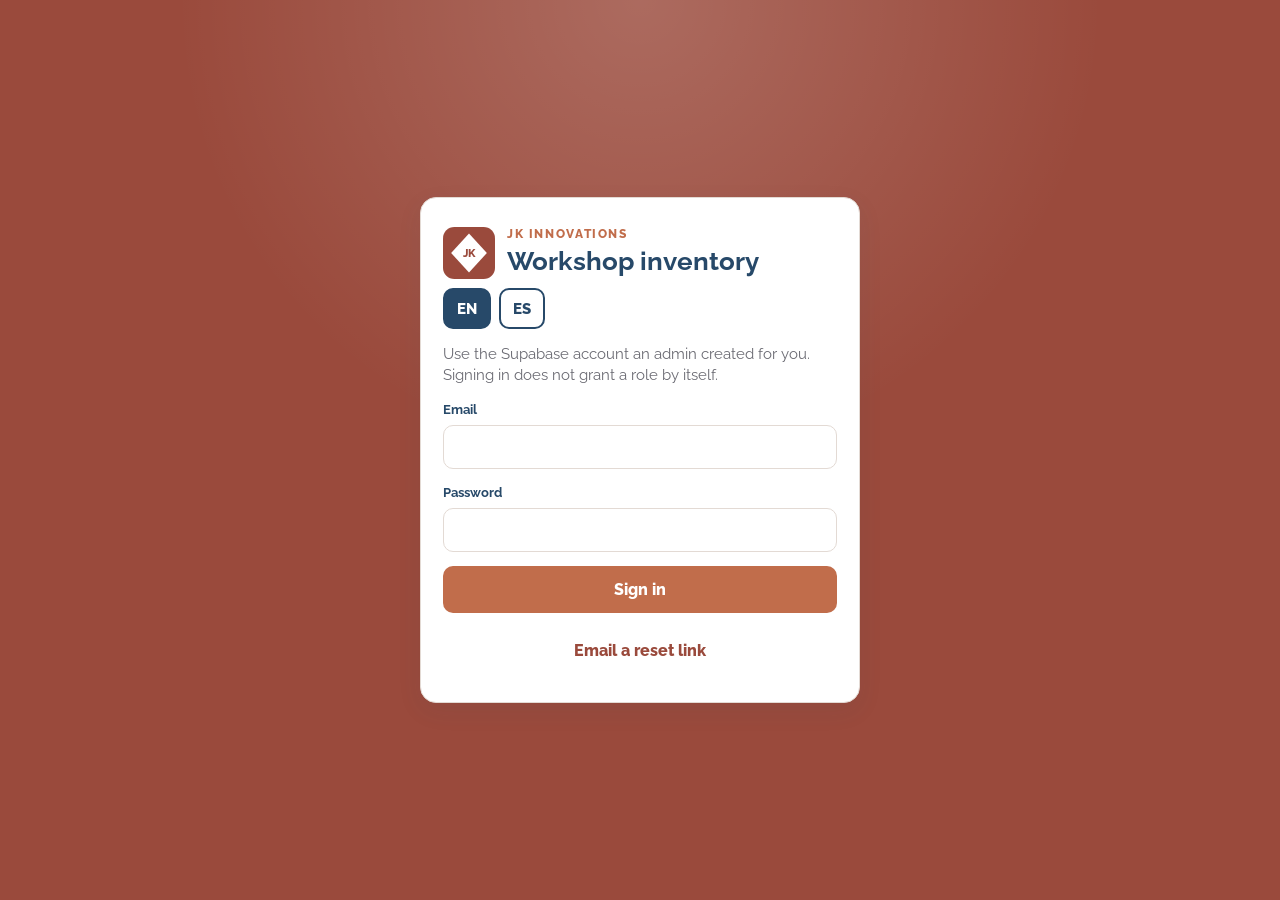
<file: jkin-inventario/index.html>
<!doctype html>
<html lang="en">
<head>
<meta charset="utf-8">
<meta name="viewport" content="width=device-width, initial-scale=1">
<meta name="robots" content="noindex">
<title>JK Innovations · Workshop inventory</title>
<link rel="icon" href="data:image/svg+xml,%3Csvg xmlns='http://www.w3.org/2000/svg' viewBox='0 0 64 64'%3E%3Crect width='64' height='64' rx='14' fill='%239A4A3C'/%3E%3Cpath d='M32 8 L54 32 L32 56 L10 32 Z' fill='%23fff'/%3E%3C/svg%3E">
<link rel="preconnect" href="https://fonts.googleapis.com">
<link rel="preconnect" href="https://fonts.gstatic.com" crossorigin>
<link href="https://fonts.googleapis.com/css2?family=Raleway:wght@500;700;800&display=swap" rel="stylesheet">
<link rel="stylesheet" href="css/app.css?v=fase1">
</head>
<body>
<div id="app"></div>
<noscript><p>This workshop inventory needs JavaScript.</p></noscript>
<script src="js/vendor/supabase.js?v=fase1"></script>
<script src="js/config.js?v=fase1"></script>
<script type="module" src="js/app.js?v=fase1"></script>
</body>
</html>
</file>
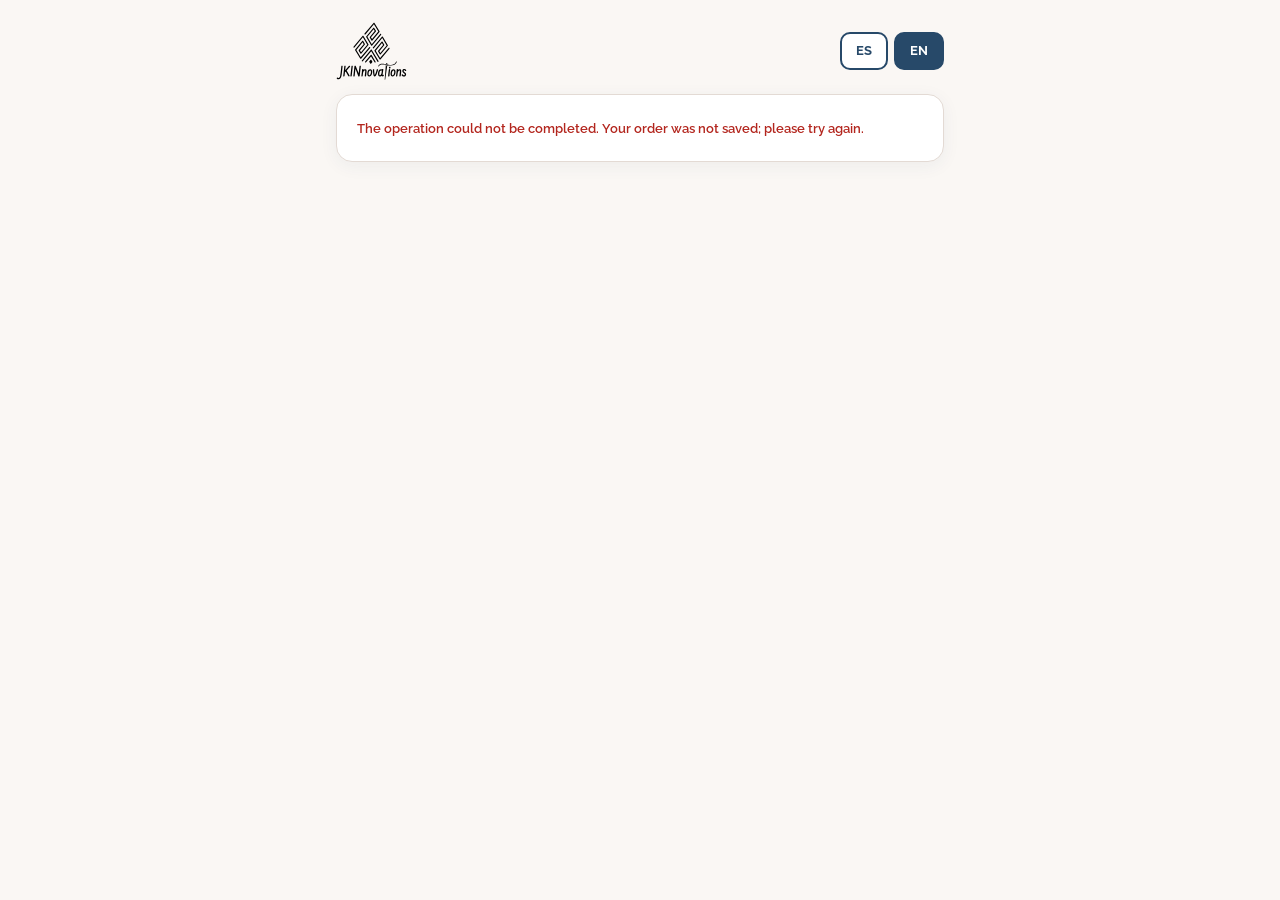
<file: jkin-web/index.html>
<!doctype html>
<html lang="es">
<head>
<meta charset="utf-8">
<meta name="viewport" content="width=device-width,initial-scale=1">
<title>Preórdenes escolares · JKINnovations</title>
<link rel="stylesheet" href="css/tokens.css">
<link rel="stylesheet" href="css/app.css">
</head>
<body>
<div id="app"></div>
<script src="js/vendor/supabase.js?v=preorders1"></script>
<script src="js/config.js?v=preorders1"></script>
<script src="js/i18n.js?v=preorders1"></script>
<script src="js/core.js?v=preorders1"></script>
<script src="js/public.js?v=review20261019"></script>
</body>
</html>
</file>
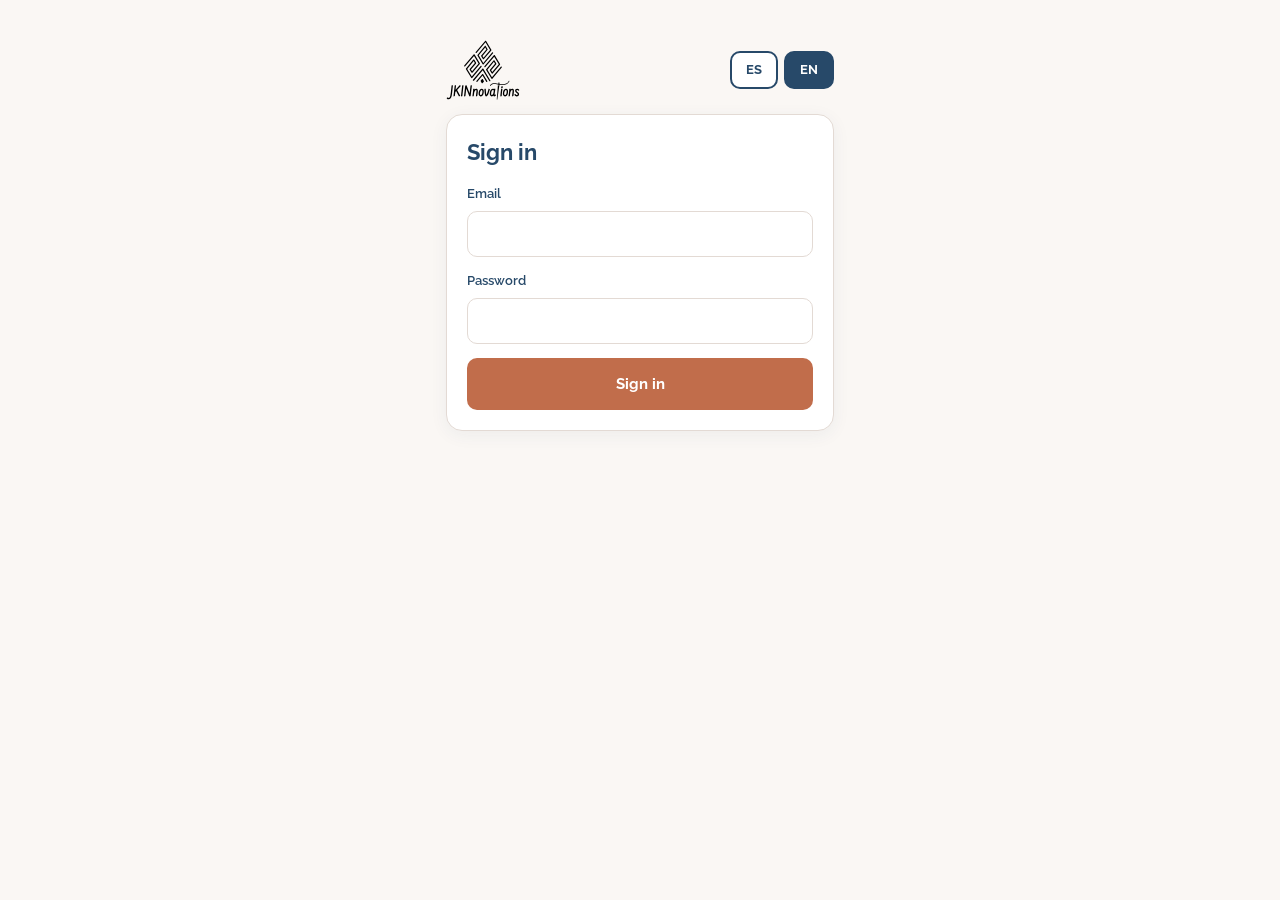
<file: jkin-web/admin.html>
<!doctype html>
<html lang="es">
<head>
<meta charset="utf-8">
<meta name="viewport" content="width=device-width,initial-scale=1">
<meta name="robots" content="noindex,nofollow">
<title>Panel · Preórdenes escolares · JKINnovations</title>
<link rel="stylesheet" href="css/tokens.css">
<link rel="stylesheet" href="css/app.css?v=print20261015">
</head>
<body>
<div id="app"></div>
<script src="js/vendor/supabase.js?v=preorders1"></script>
<script src="js/config.js?v=preorders1"></script>
<script src="js/i18n.js?v=preorders1"></script>
<script src="js/core.js?v=preorders1"></script>
<script src="js/admin.js?v=archive20261019"></script>
</body>
</html>
</file>
<file: jkin-inventario/css/app.css>
:root {
  --terracotta: #9A4A3C;
  --deep-blue: #274969;
  --light-terracotta: #C16D4B;
  --white: #fff;
  --ink: #1E1E22;
  --muted: #6B6B73;
  --tint: #F4E6E1;
  --blue-tint: #E4EBF2;
  --paper: #FAF7F4;
  --line: #E3DAD4;
  --ok: #2E6B4A;
  --ok-bg: #E5F2EB;
  --low: #8A5A00;
  --low-bg: #FFF3D6;
  --out: #9A4A3C;
  --out-bg: #F8E8E4;
  --shadow: 0 8px 24px rgba(39, 73, 105, .08);
  --radius: 16px;
  --font: "Raleway", system-ui, sans-serif;
}

* { box-sizing: border-box; }
html, body { margin: 0; min-height: 100%; }
body {
  font-family: var(--font);
  color: var(--ink);
  background: var(--paper);
  font-size: 16px;
  line-height: 1.45;
}
button, input, select, textarea { font: inherit; }
button { cursor: pointer; }
:focus-visible { outline: 3px solid var(--light-terracotta); outline-offset: 2px; }
h1, h2, h3, p { margin: 0; }
h1 { font-size: 1.35rem; color: var(--deep-blue); }
h2 { font-size: 1.15rem; color: var(--deep-blue); }
h3 { font-size: 1rem; }

.login-wrap {
  min-height: 100vh;
  display: grid;
  place-items: center;
  padding: 24px 16px;
  background:
    radial-gradient(circle at top, rgba(255,255,255,.18), transparent 42%),
    var(--terracotta);
}
.login-card, .panel, .modal {
  background: var(--white);
  border: 1px solid var(--line);
  border-radius: var(--radius);
  box-shadow: var(--shadow);
}
.login-card { width: min(440px, 100%); padding: 28px 22px; display: grid; gap: 14px; }
.brand { display: flex; gap: 12px; align-items: center; }
.logo { width: 52px; height: 52px; flex: none; }
.eyebrow {
  font-size: .72rem;
  letter-spacing: .14em;
  text-transform: uppercase;
  font-weight: 800;
  color: var(--light-terracotta);
}
.muted { color: var(--muted); font-size: .92rem; }
.stack { display: grid; gap: 12px; }
.row { display: flex; gap: 8px; flex-wrap: wrap; align-items: center; }
.between { display: flex; justify-content: space-between; gap: 8px; align-items: center; flex-wrap: wrap; }

label.field { display: grid; gap: 6px; font-size: .82rem; font-weight: 700; color: var(--deep-blue); }
input, select, textarea {
  width: 100%;
  min-height: 44px;
  padding: 10px 12px;
  border: 1px solid var(--line);
  border-radius: 10px;
  background: #fff;
  color: var(--ink);
}
textarea { min-height: 88px; resize: vertical; }
input[type="checkbox"], input[type="color"] { width: 22px; min-height: 22px; padding: 0; accent-color: var(--terracotta); }
.check { display: flex; gap: 8px; align-items: center; font-weight: 700; min-height: 44px; }

.btn, .lang {
  min-height: 44px;
  border-radius: 10px;
  border: 2px solid transparent;
  padding: 10px 16px;
  font-weight: 800;
  background: var(--light-terracotta);
  color: white;
}
.btn:hover, .btn:focus-visible { background: var(--terracotta); }
.btn.sec { background: transparent; color: var(--deep-blue); border-color: var(--deep-blue); }
.btn.sec:hover { background: var(--deep-blue); color: white; }
.btn.ghost { background: transparent; color: var(--terracotta); }
.btn.ghost:hover { background: var(--tint); }
.btn.sm, .lang { min-height: 40px; padding: 8px 12px; font-size: .92rem; }
.btn[disabled] { opacity: .5; cursor: not-allowed; }
.lang { background: white; color: var(--deep-blue); border-color: var(--deep-blue); }
.lang.on { background: var(--deep-blue); color: white; }

.top {
  display: flex;
  justify-content: space-between;
  gap: 12px;
  align-items: center;
  padding: 14px 16px;
  background: white;
  border-bottom: 1px solid var(--line);
  position: sticky;
  top: 0;
  z-index: 20;
}
.tabs {
  display: flex;
  gap: 8px;
  overflow-x: auto;
  padding: 10px 16px;
  background: var(--deep-blue);
  position: sticky;
  top: 78px;
  z-index: 19;
}
.tabs button {
  flex: none;
  min-height: 44px;
  border: 0;
  border-radius: 999px;
  padding: 8px 14px;
  background: transparent;
  color: white;
  font-weight: 800;
}
.tabs button.on { background: white; color: var(--deep-blue); }
.school-stripe { height: 8px; background: linear-gradient(90deg, var(--stripe-a, var(--terracotta)), var(--stripe-b, var(--deep-blue))); }
main { padding: 16px; display: grid; gap: 14px; max-width: 1100px; margin: 0 auto; }
.panel { padding: 16px; display: grid; gap: 12px; }
.stats { display: grid; grid-template-columns: repeat(2, minmax(0, 1fr)); gap: 10px; }
.stat {
  background: white;
  border: 1px solid var(--line);
  border-radius: 14px;
  padding: 12px;
  display: grid;
  gap: 4px;
}
.stat b { font-size: 1.6rem; line-height: 1; }
.stat.ok b { color: var(--ok); }
.stat.low b { color: var(--low); }
.stat.out b { color: var(--out); }
.stat.in b { color: var(--deep-blue); }

.banner {
  padding: 12px 14px;
  border-radius: 12px;
  font-weight: 700;
}
.banner.good { background: var(--ok-bg); color: var(--ok); }
.banner.bad { background: var(--out-bg); color: var(--out); }
.banner.info { background: var(--blue-tint); color: var(--deep-blue); }

.pill, .badge {
  display: inline-flex;
  align-items: center;
  gap: 6px;
  min-height: 28px;
  padding: 2px 10px;
  border-radius: 999px;
  font-size: .78rem;
  font-weight: 800;
  letter-spacing: .04em;
  text-transform: uppercase;
}
.badge { background: var(--tint); color: var(--terracotta); }
.pill.ok { background: var(--ok-bg); color: var(--ok); }
.pill.low { background: var(--low-bg); color: var(--low); }
.pill.out { background: var(--out-bg); color: var(--out); }

.cards { display: grid; gap: 10px; }
.card {
  border: 1px solid var(--line);
  border-radius: 14px;
  padding: 12px;
  background: #fff;
  display: grid;
  gap: 8px;
}
.card header { display: flex; justify-content: space-between; gap: 8px; align-items: flex-start; }
.sku { font-variant-numeric: tabular-nums; font-weight: 800; color: var(--deep-blue); }
.grid-2 { display: grid; gap: 10px; }
.scroll { overflow-x: auto; }
table { width: 100%; border-collapse: collapse; font-size: .92rem; }
th, td { text-align: left; padding: 8px; border-bottom: 1px solid var(--line); vertical-align: top; }
th { font-size: .72rem; letter-spacing: .06em; text-transform: uppercase; color: var(--muted); }
.num { text-align: right; font-variant-numeric: tabular-nums; white-space: nowrap; }

.modal-back {
  position: fixed;
  inset: 0;
  background: rgba(30, 30, 34, .45);
  display: grid;
  place-items: end center;
  z-index: 40;
  padding: 12px;
}
.modal { width: min(560px, 100%); padding: 16px; display: grid; gap: 12px; max-height: min(92vh, 760px); overflow: auto; }
.chips { display: flex; gap: 8px; flex-wrap: wrap; }
.chip {
  min-height: 44px;
  border-radius: 999px;
  border: 1px solid var(--line);
  background: white;
  padding: 8px 12px;
  font-weight: 700;
  color: var(--deep-blue);
}
.chip.on { border: 2px solid var(--terracotta); background: var(--tint); }
.quick { position: sticky; top: 132px; z-index: 15; }
.modes { display: flex; gap: 8px; flex-wrap: wrap; }
.id-box {
  font-family: ui-monospace, monospace;
  font-size: .82rem;
  background: var(--paper);
  border-radius: 10px;
  padding: 10px;
  word-break: break-all;
}
.line { border: 1px dashed var(--line); border-radius: 12px; padding: 10px; display: grid; gap: 8px; }
.totals { display: grid; gap: 4px; justify-items: end; }
.totals div { display: flex; gap: 16px; }
.warn-line { color: var(--low); font-weight: 700; font-size: .88rem; }

@media (min-width: 800px) {
  .stats { grid-template-columns: repeat(4, minmax(0, 1fr)); }
  .grid-2 { grid-template-columns: 1fr 1fr; }
  .modal-back { place-items: center; }
  h1 { font-size: 1.6rem; }
  main { padding: 22px; }
}

@media (max-width: 720px) {
  .tabs { top: 72px; }
  .quick { top: 124px; }
}
</file>
<file: jkin-web/css/tokens.css>
/* Tokens del Sistema de Diseño JKINnovations (copiados; no dependen del entorno de diseño) */
@import url('https://fonts.googleapis.com/css2?family=Raleway:ital,wght@0,400;0,500;0,600;0,700;0,800;1,400&display=swap');
:root{
--terracotta:#9A4A3C;--deep-blue:#274969;--light-terracotta:#C16D4B;--white:#FFFFFF;--textile-black:#1E1E22;--textile-gray:#6B6B73;
--terracotta-tint:#F4E6E1;--blue-tint:#E4EBF2;--paper:#FAF7F4;--line:#E3DAD4;
--font-sans:'Raleway',system-ui,sans-serif;
--radius-md:10px;--radius-lg:16px;--radius-pill:999px;
--shadow-sm:0 1px 3px rgba(39,73,105,.10);--shadow-md:0 6px 20px rgba(39,73,105,.12);
--ease:cubic-bezier(.2,.7,.2,1);--dur:180ms;
}
</file>
<file: jkin-web/css/app.css>
*{box-sizing:border-box}
body{margin:0;font-family:var(--font-sans);font-size:16px;line-height:1.6;color:var(--deep-blue);background:var(--paper)}
h1,h2,h3{font-weight:700;color:var(--deep-blue);margin:0}h1{font-size:28px}h2{font-size:22px}h3{font-size:16px}
a{color:var(--terracotta);text-decoration:none}a:hover{color:var(--light-terracotta)}
input,select,textarea{font:inherit;font-size:15px;padding:10px 12px;border:1px solid var(--line);border-radius:10px;background:#fff;color:var(--deep-blue);width:100%;min-height:44px}
input[type=checkbox]{width:22px;height:22px;min-height:0;accent-color:#9A4A3C;flex:none}
input:disabled,select:disabled,option:disabled{background:var(--paper);color:var(--textile-gray)}
input:focus,select:focus,button:focus-visible{outline:2px solid var(--light-terracotta);outline-offset:1px}
label{display:flex;flex-direction:column;gap:6px;font-size:13px;font-weight:600;color:var(--deep-blue)}
table{border-collapse:collapse;width:100%;font-size:14px}
th{text-align:left;font-size:11px;letter-spacing:.08em;text-transform:uppercase;color:var(--textile-gray);padding:8px;border-bottom:2px solid var(--line);white-space:nowrap}
td{padding:8px;border-bottom:1px solid var(--line);vertical-align:top}
tr{break-inside:avoid;page-break-inside:avoid}thead{display:table-header-group}
td input,td select{min-height:38px;padding:6px 8px}td input.sm{width:76px}
.card{background:#fff;border:1px solid var(--line);border-radius:16px;padding:20px;box-shadow:0 4px 18px rgba(39,73,105,.06)}
.grid{display:grid;grid-template-columns:repeat(auto-fit,minmax(190px,1fr));gap:14px}
.cards{display:grid;grid-template-columns:repeat(auto-fill,minmax(200px,1fr));gap:14px}
.row{display:flex;gap:10px;flex-wrap:wrap;align-items:center}.between{justify-content:space-between}
.col{display:flex;flex-direction:column;gap:14px}
.muted{color:var(--textile-gray);font-size:13px}.err{color:#B3261E;font-size:13px;font-weight:600}.warn{color:#8A5A00;font-size:13px;font-weight:600}.ok{color:#2E6B4A;font-weight:700}
.eyebrow{font-size:12px;letter-spacing:.16em;text-transform:uppercase;font-weight:700;color:var(--light-terracotta)}
.scroll{overflow-x:auto}.num{text-align:right;font-variant-numeric:tabular-nums}
.btn{font:inherit;font-weight:700;font-size:15px;padding:12px 24px;border-radius:10px;border:2px solid transparent;cursor:pointer;min-height:44px;background:var(--light-terracotta);color:#fff;transition:all var(--dur) var(--ease)}
.btn:hover{background:var(--terracotta)}.btn[disabled]{opacity:.45;cursor:not-allowed}
.btn.sec{background:transparent;color:var(--deep-blue);border-color:var(--deep-blue)}.btn.sec:hover{background:var(--deep-blue);color:#fff}
.btn.ghost{background:transparent;color:var(--terracotta)}.btn.ghost:hover{background:var(--terracotta-tint)}
.btn.sm{font-size:13px;padding:8px 16px;min-height:36px}
.lk{background:none;border:0;color:var(--terracotta);font:inherit;font-weight:700;cursor:pointer;padding:6px 4px;min-height:36px}
.lang{font:inherit;font-weight:700;font-size:13px;padding:6px 14px;border-radius:10px;border:2px solid var(--deep-blue);cursor:pointer;min-height:38px;background:#fff;color:var(--deep-blue)}
.lang.on{background:var(--deep-blue);color:#fff}
.badge{display:inline-block;font-weight:700;font-size:11px;letter-spacing:.12em;text-transform:uppercase;padding:4px 10px;border-radius:999px;background:var(--terracotta-tint);color:var(--terracotta)}
.badge.blue{background:var(--deep-blue);color:#fff}.badge.light{background:var(--light-terracotta);color:#fff}.badge.red{background:var(--terracotta);color:#fff}
.thumb{width:52px;height:52px;object-fit:contain;background:#fff;border:1px solid var(--line);border-radius:8px;flex:none}
.pcard{border:1px solid var(--line);border-radius:16px;background:#fff;overflow:hidden;display:flex;flex-direction:column}
.pcard .ph{height:210px;display:flex;align-items:center;justify-content:center;padding:8px}.pcard .ph img{max-height:100%;max-width:100%;object-fit:contain}
.pcard .bd{padding:12px 14px 14px;display:flex;flex-direction:column;gap:6px;flex:1}
.chip{font:inherit;font-weight:600;font-size:14px;min-height:44px;padding:6px 12px;border-radius:10px;cursor:pointer;display:flex;align-items:center;gap:8px;border:1px solid var(--line);background:#fff;color:var(--deep-blue)}
.chip.on{border:2px solid var(--terracotta)}.chip i{width:18px;height:18px;border-radius:50%;border:1px solid #888;display:inline-block}
.step{padding:8px 14px;border-radius:20px;font-size:13px;font-weight:700;background:#fff;border:1px solid var(--line);color:var(--textile-gray)}
.step.on{background:var(--deep-blue);color:#fff;border-color:var(--deep-blue)}.step.past{background:var(--blue-tint);color:var(--deep-blue)}
.zoom{position:fixed;inset:0;background:rgba(20,32,48,.82);z-index:50;display:flex;align-items:center;justify-content:center;padding:20px;cursor:zoom-out}
.zoom img{max-width:100%;max-height:100%;object-fit:contain;background:#fff;border-radius:12px;padding:12px}
.toast{background:var(--deep-blue);color:#fff;padding:12px 16px;border-radius:12px;font-weight:600}
.shell{display:flex;flex-wrap:wrap;min-height:100vh}.side{flex:1 1 220px;max-width:100%;background:var(--deep-blue);padding:20px 16px;display:flex;flex-direction:column;gap:20px}
.side nav{display:grid;grid-template-columns:repeat(auto-fill,minmax(170px,1fr));gap:6px}
.side button{font:inherit;font-weight:700;font-size:14px;text-align:left;padding:11px 14px;border-radius:10px;border:0;cursor:pointer;background:transparent;color:#fff}
.side button.on{background:#fff;color:var(--deep-blue)}
.main{flex:6 1 640px;min-width:0;padding:24px;display:flex;flex-direction:column;gap:20px}
.stat{font-size:34px;font-weight:800;color:var(--terracotta);line-height:1.1}
.sheet{background:#fff;color:#1E1E22;padding:28px;border:1px solid var(--line);margin:0 auto 20px;max-width:8.5in;width:100%}
.sheet h1{color:var(--deep-blue);font-size:24px}
.box{display:inline-block;width:16px;height:16px;border:1.5px solid #1E1E22;border-radius:3px}
.sigs{display:grid;grid-template-columns:1fr 1fr;gap:26px 30px;margin-top:30px;font-size:13px}.sigs div{border-bottom:1px solid #1E1E22;padding-bottom:22px}
.demo{background:#1E3550;color:#fff;padding:6px 16px;font-size:12px}
@media print{
  .no-print{display:none!important}
  html,body,#app{height:auto!important;min-height:0!important;overflow:visible!important}
  body{background:#fff!important}
  /* Normal block flow lets Safari paginate rows and avoids a viewport-height blank page. */
  .shell,.main{display:block!important;min-height:0!important;height:auto!important;overflow:visible!important}
  .main{padding:0!important}
  .sheet{border:0;padding:0;margin:0;max-width:none;width:100%;font-size:10pt;line-height:1.4;overflow:visible}
  .sheet+.sheet{break-before:page;page-break-before:always}
  .sheet>.row:first-child{display:grid;grid-template-columns:minmax(0,1fr) auto;gap:12px;break-inside:avoid;page-break-inside:avoid}
  .sheet h1{font-size:18pt;line-height:1.2}
  .sheet table{font-size:9pt;line-height:1.35}
  .sheet th{font-size:7pt;letter-spacing:.04em;white-space:normal}
  .sheet th,.sheet td{padding:6px}
  .sheet tr,.sheet td,.sheet th{break-inside:avoid!important;page-break-inside:avoid!important}
  .sheet thead{display:table-header-group}
  .sheet h2,.sheet h3{break-after:avoid;page-break-after:avoid}
  .sheet .scroll{overflow:visible}
}
</file>
